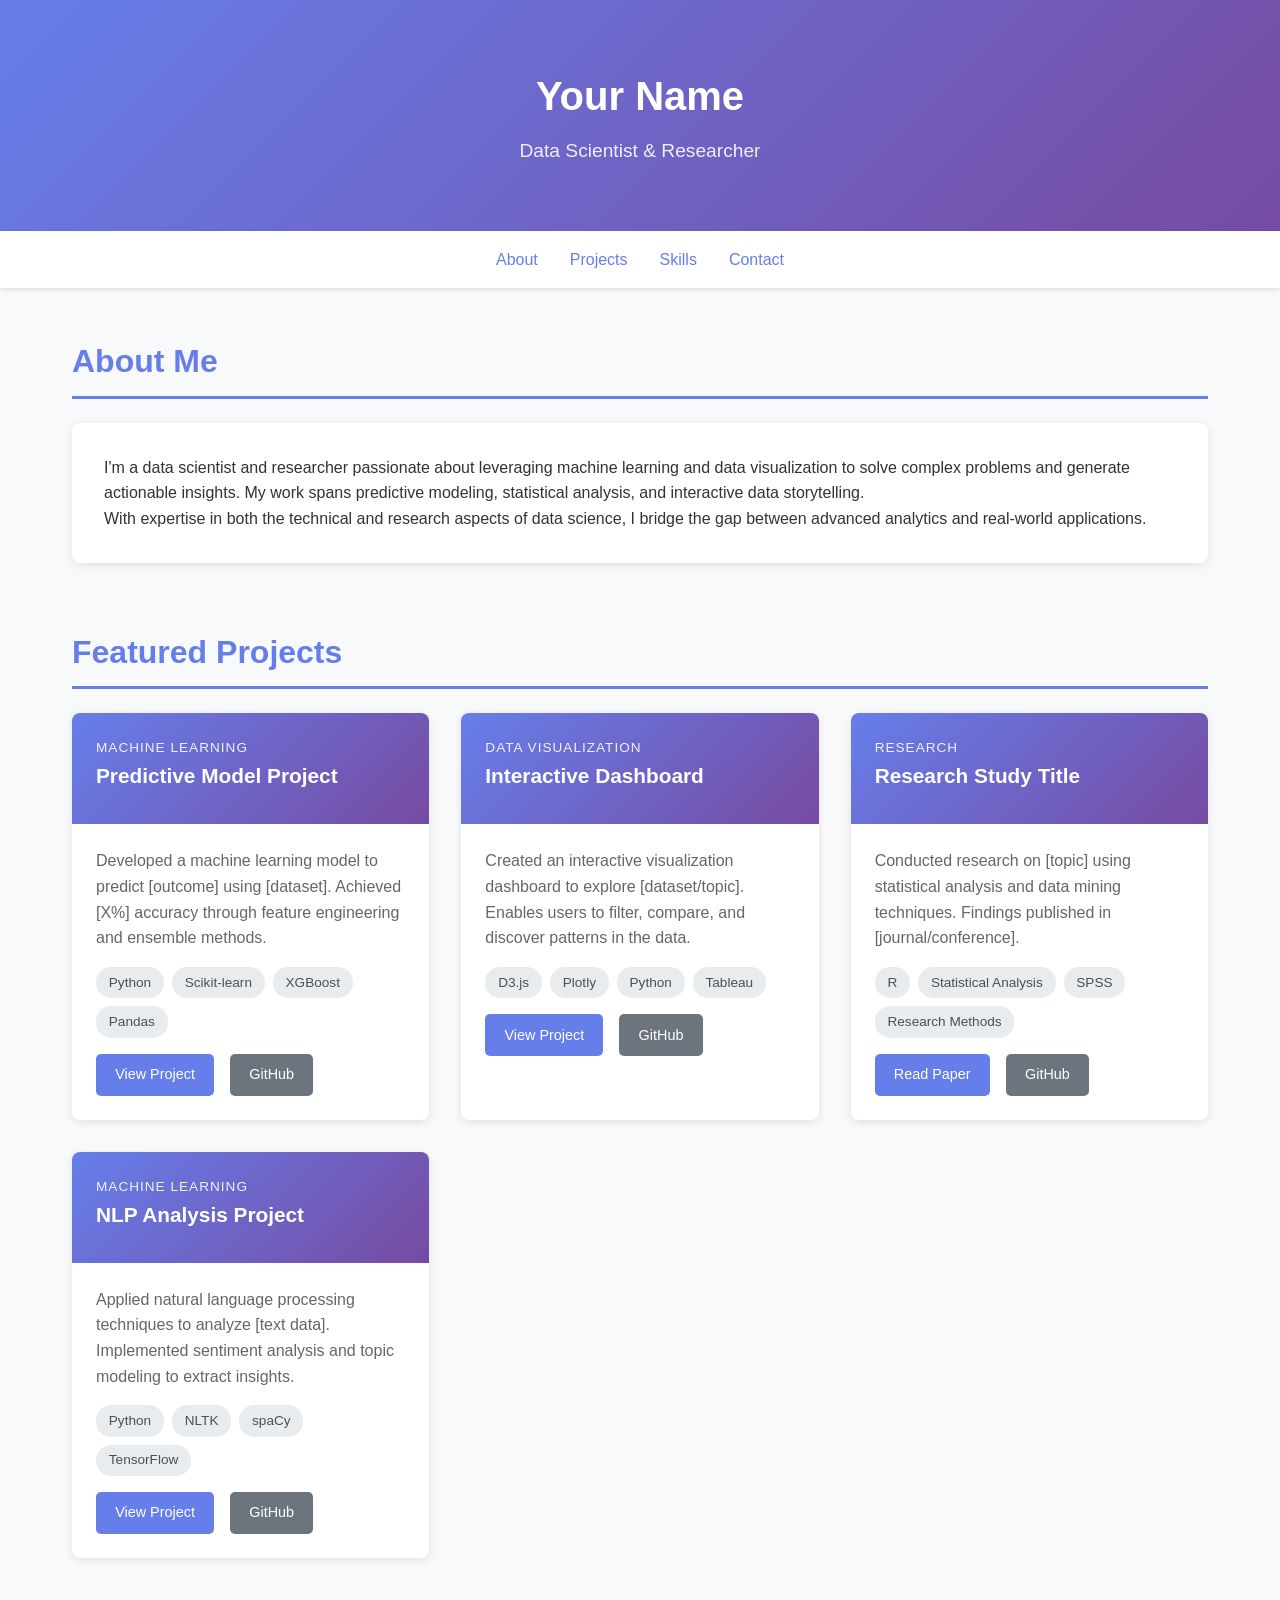
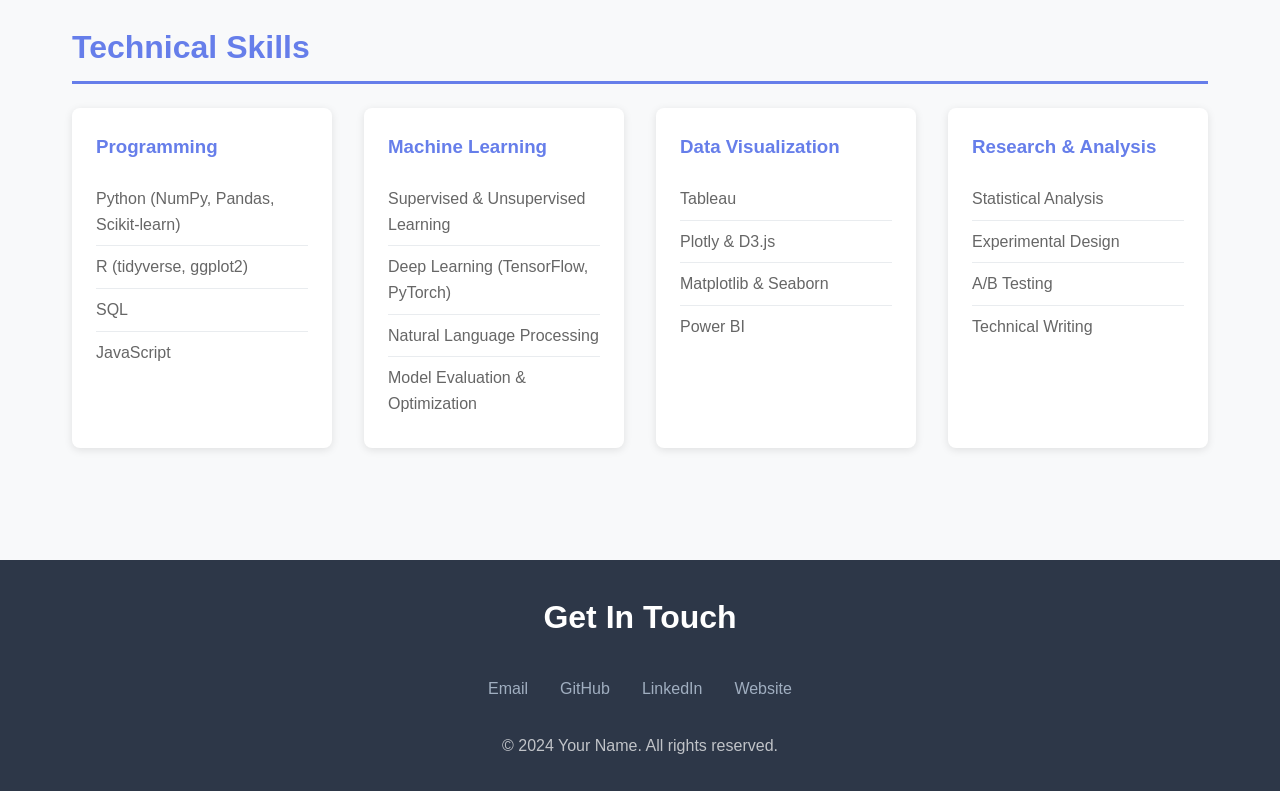
<file: index.html>
<!DOCTYPE html>
<html lang="en">
<head>
    <meta charset="UTF-8">
    <meta name="viewport" content="width=device-width, initial-scale=1.0">
    <title>Your Name - Data Science Portfolio</title>
    <style>
        * {
            margin: 0;
            padding: 0;
            box-sizing: border-box;
        }
        
        body {
            font-family: -apple-system, BlinkMacSystemFont, 'Segoe UI', Roboto, Oxygen, Ubuntu, Cantarell, sans-serif;
            line-height: 1.6;
            color: #333;
            background: #f8f9fa;
        }
        
        header {
            background: linear-gradient(135deg, #667eea 0%, #764ba2 100%);
            color: white;
            padding: 4rem 2rem;
            text-align: center;
        }
        
        header h1 {
            font-size: 2.5rem;
            margin-bottom: 0.5rem;
        }
        
        header p {
            font-size: 1.2rem;
            opacity: 0.9;
        }
        
        nav {
            background: white;
            padding: 1rem 2rem;
            box-shadow: 0 2px 4px rgba(0,0,0,0.1);
            position: sticky;
            top: 0;
            z-index: 100;
        }
        
        nav ul {
            list-style: none;
            display: flex;
            justify-content: center;
            gap: 2rem;
            flex-wrap: wrap;
        }
        
        nav a {
            color: #667eea;
            text-decoration: none;
            font-weight: 500;
            transition: color 0.3s;
        }
        
        nav a:hover {
            color: #764ba2;
        }
        
        .container {
            max-width: 1200px;
            margin: 0 auto;
            padding: 3rem 2rem;
        }
        
        section {
            margin-bottom: 4rem;
        }
        
        h2 {
            font-size: 2rem;
            color: #667eea;
            margin-bottom: 1.5rem;
            padding-bottom: 0.5rem;
            border-bottom: 3px solid #667eea;
        }
        
        .about {
            background: white;
            padding: 2rem;
            border-radius: 8px;
            box-shadow: 0 2px 8px rgba(0,0,0,0.1);
        }
        
        .projects-grid {
            display: grid;
            grid-template-columns: repeat(auto-fit, minmax(320px, 1fr));
            gap: 2rem;
        }
        
        .project-card {
            background: white;
            border-radius: 8px;
            overflow: hidden;
            box-shadow: 0 2px 8px rgba(0,0,0,0.1);
            transition: transform 0.3s, box-shadow 0.3s;
        }
        
        .project-card:hover {
            transform: translateY(-5px);
            box-shadow: 0 4px 12px rgba(0,0,0,0.15);
        }
        
        .project-header {
            padding: 1.5rem;
            background: linear-gradient(135deg, #667eea 0%, #764ba2 100%);
            color: white;
        }
        
        .project-header h3 {
            font-size: 1.3rem;
            margin-bottom: 0.5rem;
        }
        
        .project-type {
            font-size: 0.85rem;
            opacity: 0.9;
            text-transform: uppercase;
            letter-spacing: 1px;
        }
        
        .project-body {
            padding: 1.5rem;
        }
        
        .project-body p {
            margin-bottom: 1rem;
            color: #666;
        }
        
        .tags {
            display: flex;
            flex-wrap: wrap;
            gap: 0.5rem;
            margin-bottom: 1rem;
        }
        
        .tag {
            background: #e9ecef;
            color: #495057;
            padding: 0.3rem 0.8rem;
            border-radius: 15px;
            font-size: 0.85rem;
        }
        
        .project-links {
            display: flex;
            gap: 1rem;
        }
        
        .btn {
            display: inline-block;
            padding: 0.6rem 1.2rem;
            background: #667eea;
            color: white;
            text-decoration: none;
            border-radius: 5px;
            transition: background 0.3s;
            font-size: 0.9rem;
        }
        
        .btn:hover {
            background: #764ba2;
        }
        
        .btn-secondary {
            background: #6c757d;
        }
        
        .btn-secondary:hover {
            background: #5a6268;
        }
        
        .skills {
            display: grid;
            grid-template-columns: repeat(auto-fit, minmax(250px, 1fr));
            gap: 2rem;
        }
        
        .skill-category {
            background: white;
            padding: 1.5rem;
            border-radius: 8px;
            box-shadow: 0 2px 8px rgba(0,0,0,0.1);
        }
        
        .skill-category h3 {
            color: #667eea;
            margin-bottom: 1rem;
        }
        
        .skill-category ul {
            list-style: none;
        }
        
        .skill-category li {
            padding: 0.5rem 0;
            color: #666;
            border-bottom: 1px solid #e9ecef;
        }
        
        .skill-category li:last-child {
            border-bottom: none;
        }
        
        footer {
            background: #2d3748;
            color: white;
            text-align: center;
            padding: 2rem;
        }
        
        .contact-info {
            display: flex;
            justify-content: center;
            gap: 2rem;
            flex-wrap: wrap;
            margin-top: 1rem;
        }
        
        .contact-info a {
            color: #a0aec0;
            text-decoration: none;
            transition: color 0.3s;
        }
        
        .contact-info a:hover {
            color: white;
        }
    </style>
</head>
<body>
    <header>
        <h1>Your Name</h1>
        <p>Data Scientist & Researcher</p>
    </header>
    
    <nav>
        <ul>
            <li><a href="#about">About</a></li>
            <li><a href="#projects">Projects</a></li>
            <li><a href="#skills">Skills</a></li>
            <li><a href="#contact">Contact</a></li>
        </ul>
    </nav>
    
    <div class="container">
        <section id="about">
            <h2>About Me</h2>
            <div class="about">
                <p>I'm a data scientist and researcher passionate about leveraging machine learning and data visualization to solve complex problems and generate actionable insights. My work spans predictive modeling, statistical analysis, and interactive data storytelling.</p>
                <p>With expertise in both the technical and research aspects of data science, I bridge the gap between advanced analytics and real-world applications.</p>
            </div>
        </section>
        
        <section id="projects">
            <h2>Featured Projects</h2>
            <div class="projects-grid">
                <div class="project-card">
                    <div class="project-header">
                        <div class="project-type">Machine Learning</div>
                        <h3>Predictive Model Project</h3>
                    </div>
                    <div class="project-body">
                        <p>Developed a machine learning model to predict [outcome] using [dataset]. Achieved [X%] accuracy through feature engineering and ensemble methods.</p>
                        <div class="tags">
                            <span class="tag">Python</span>
                            <span class="tag">Scikit-learn</span>
                            <span class="tag">XGBoost</span>
                            <span class="tag">Pandas</span>
                        </div>
                        <div class="project-links">
                            <a href="#" class="btn">View Project</a>
                            <a href="#" class="btn btn-secondary">GitHub</a>
                        </div>
                    </div>
                </div>
                
                <div class="project-card">
                    <div class="project-header">
                        <div class="project-type">Data Visualization</div>
                        <h3>Interactive Dashboard</h3>
                    </div>
                    <div class="project-body">
                        <p>Created an interactive visualization dashboard to explore [dataset/topic]. Enables users to filter, compare, and discover patterns in the data.</p>
                        <div class="tags">
                            <span class="tag">D3.js</span>
                            <span class="tag">Plotly</span>
                            <span class="tag">Python</span>
                            <span class="tag">Tableau</span>
                        </div>
                        <div class="project-links">
                            <a href="#" class="btn">View Project</a>
                            <a href="#" class="btn btn-secondary">GitHub</a>
                        </div>
                    </div>
                </div>
                
                <div class="project-card">
                    <div class="project-header">
                        <div class="project-type">Research</div>
                        <h3>Research Study Title</h3>
                    </div>
                    <div class="project-body">
                        <p>Conducted research on [topic] using statistical analysis and data mining techniques. Findings published in [journal/conference].</p>
                        <div class="tags">
                            <span class="tag">R</span>
                            <span class="tag">Statistical Analysis</span>
                            <span class="tag">SPSS</span>
                            <span class="tag">Research Methods</span>
                        </div>
                        <div class="project-links">
                            <a href="#" class="btn">Read Paper</a>
                            <a href="#" class="btn btn-secondary">GitHub</a>
                        </div>
                    </div>
                </div>
                
                <div class="project-card">
                    <div class="project-header">
                        <div class="project-type">Machine Learning</div>
                        <h3>NLP Analysis Project</h3>
                    </div>
                    <div class="project-body">
                        <p>Applied natural language processing techniques to analyze [text data]. Implemented sentiment analysis and topic modeling to extract insights.</p>
                        <div class="tags">
                            <span class="tag">Python</span>
                            <span class="tag">NLTK</span>
                            <span class="tag">spaCy</span>
                            <span class="tag">TensorFlow</span>
                        </div>
                        <div class="project-links">
                            <a href="#" class="btn">View Project</a>
                            <a href="#" class="btn btn-secondary">GitHub</a>
                        </div>
                    </div>
                </div>
            </div>
        </section>
        
        <section id="skills">
            <h2>Technical Skills</h2>
            <div class="skills">
                <div class="skill-category">
                    <h3>Programming</h3>
                    <ul>
                        <li>Python (NumPy, Pandas, Scikit-learn)</li>
                        <li>R (tidyverse, ggplot2)</li>
                        <li>SQL</li>
                        <li>JavaScript</li>
                    </ul>
                </div>
                
                <div class="skill-category">
                    <h3>Machine Learning</h3>
                    <ul>
                        <li>Supervised & Unsupervised Learning</li>
                        <li>Deep Learning (TensorFlow, PyTorch)</li>
                        <li>Natural Language Processing</li>
                        <li>Model Evaluation & Optimization</li>
                    </ul>
                </div>
                
                <div class="skill-category">
                    <h3>Data Visualization</h3>
                    <ul>
                        <li>Tableau</li>
                        <li>Plotly & D3.js</li>
                        <li>Matplotlib & Seaborn</li>
                        <li>Power BI</li>
                    </ul>
                </div>
                
                <div class="skill-category">
                    <h3>Research & Analysis</h3>
                    <ul>
                        <li>Statistical Analysis</li>
                        <li>Experimental Design</li>
                        <li>A/B Testing</li>
                        <li>Technical Writing</li>
                    </ul>
                </div>
            </div>
        </section>
    </div>
    
    <footer id="contact">
        <h2 style="color: white; border: none;">Get In Touch</h2>
        <div class="contact-info">
            <a href="mailto:your.email@example.com">Email</a>
            <a href="https://github.com/yourusername" target="_blank">GitHub</a>
            <a href="https://linkedin.com/in/yourprofile" target="_blank">LinkedIn</a>
            <a href="https://yourwebsite.com" target="_blank">Website</a>
        </div>
        <p style="margin-top: 2rem; opacity: 0.7;">© 2024 Your Name. All rights reserved.</p>
    </footer>
</body>
</html>
</file>
